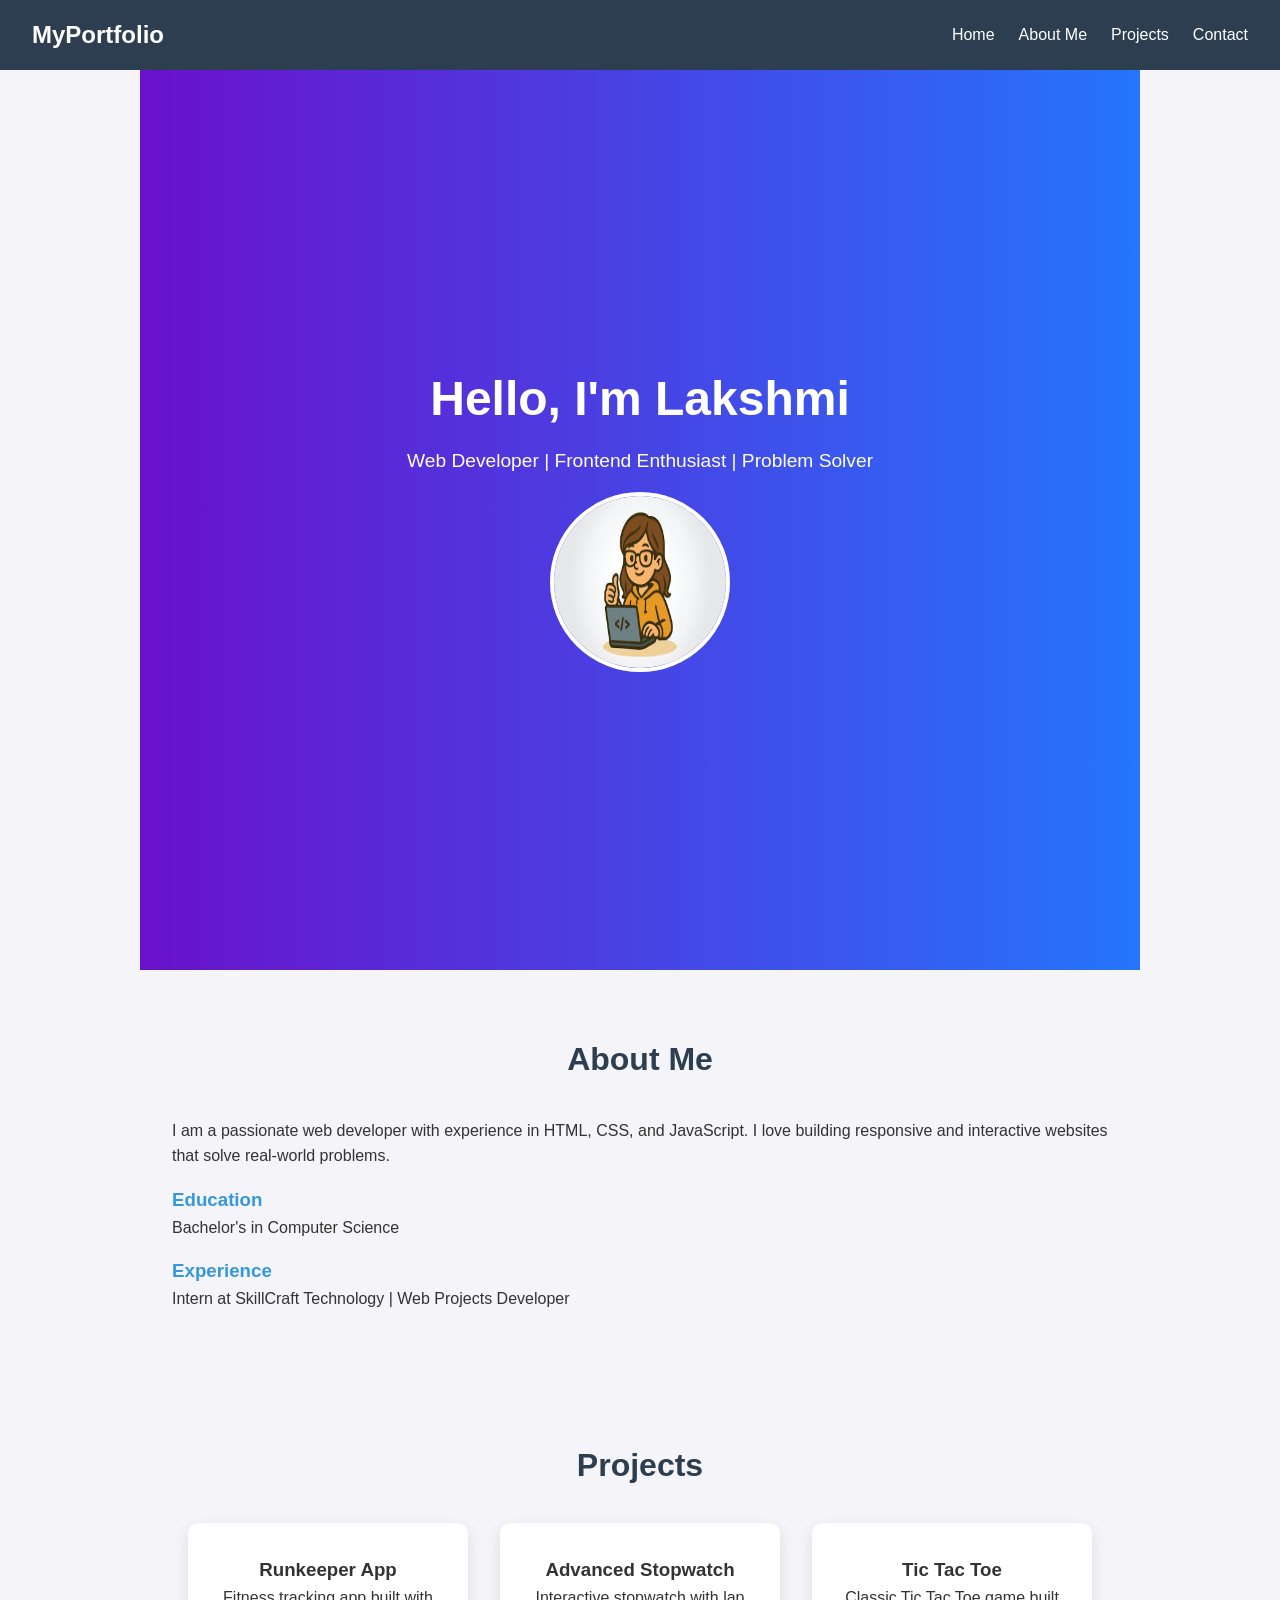
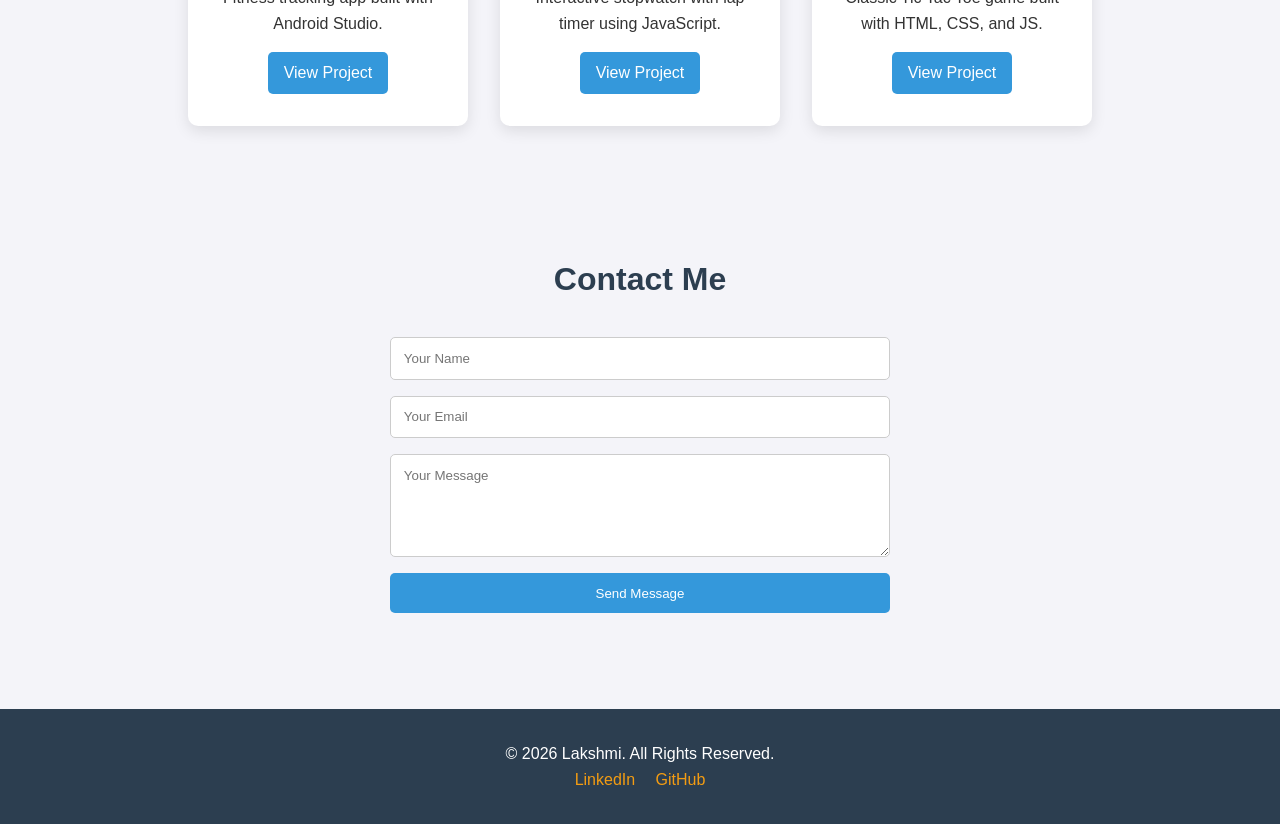
<file: index.html>
<!DOCTYPE html>
<html lang="en">
<head>
    <meta charset="UTF-8">
    <meta name="viewport" content="width=device-width, initial-scale=1.0">
    <title>My Portfolio</title>
    <link rel="stylesheet" href="style.css">
    <script src="script.js" defer></script>
</head>
<body>
    <nav>
        <div class="logo">MyPortfolio</div>
        <ul class="nav-links">
            <li><a href="#home">Home</a></li>
            <li><a href="#about">About Me</a></li>
            <li><a href="#projects">Projects</a></li>
            <li><a href="#contact">Contact</a></li>
        </ul>
    </nav>
    <section id="home">
        <div class="home-content">
            <h1>Hello, I'm Lakshmi</h1>
            <p>Web Developer | Frontend Enthusiast | Problem Solver</p>
            <img src="profileskillcraft.jpg" alt="My Photo" class="profile-pic">
        </div>
    </section>
    <section id="about">
        <h2>About Me</h2>
        <p>
            I am a passionate web developer with experience in HTML, CSS, and JavaScript.
            I love building responsive and interactive websites that solve real-world problems.
        </p>
        <div class="about-details">
            <h3>Education</h3>
            <p>Bachelor's in Computer Science</p>
            <h3>Experience</h3>
            <p>Intern at SkillCraft Technology | Web Projects Developer</p>
        </div>
    </section>
    <section id="projects">
        <h2>Projects</h2>
        <div class="project-cards">
            <div class="card">
                <h3>Runkeeper App</h3>
                <p>Fitness tracking app built with Android Studio.</p>
                <a href="#" target="_blank">View Project</a>
            </div>
            <div class="card">
                <h3>Advanced Stopwatch</h3>
                <p>Interactive stopwatch with lap timer using JavaScript.</p>
                <a href="#" target="_blank">View Project</a>
            </div>
            <div class="card">
                <h3>Tic Tac Toe</h3>
                <p>Classic Tic Tac Toe game built with HTML, CSS, and JS.</p>
                <a href="#" target="_blank">View Project</a>
            </div>
        </div>
    </section>

    <!-- Contact Section -->
    <section id="contact">
        <h2>Contact Me</h2>
        <form id="contact-form">
            <input type="text" name="name" placeholder="Your Name" required>
            <input type="email" name="email" placeholder="Your Email" required>
            <textarea name="message" rows="5" placeholder="Your Message" required></textarea>
            <button type="submit">Send Message</button>
        </form>
    </section>

    <!-- Footer -->
    <footer>
        <p>&copy; 2026 Lakshmi. All Rights Reserved.</p>
        <div class="social-links">
            <a href="#">LinkedIn</a>
            <a href="#">GitHub</a>
        </div>
    </footer>
</body>
</html>
</file>
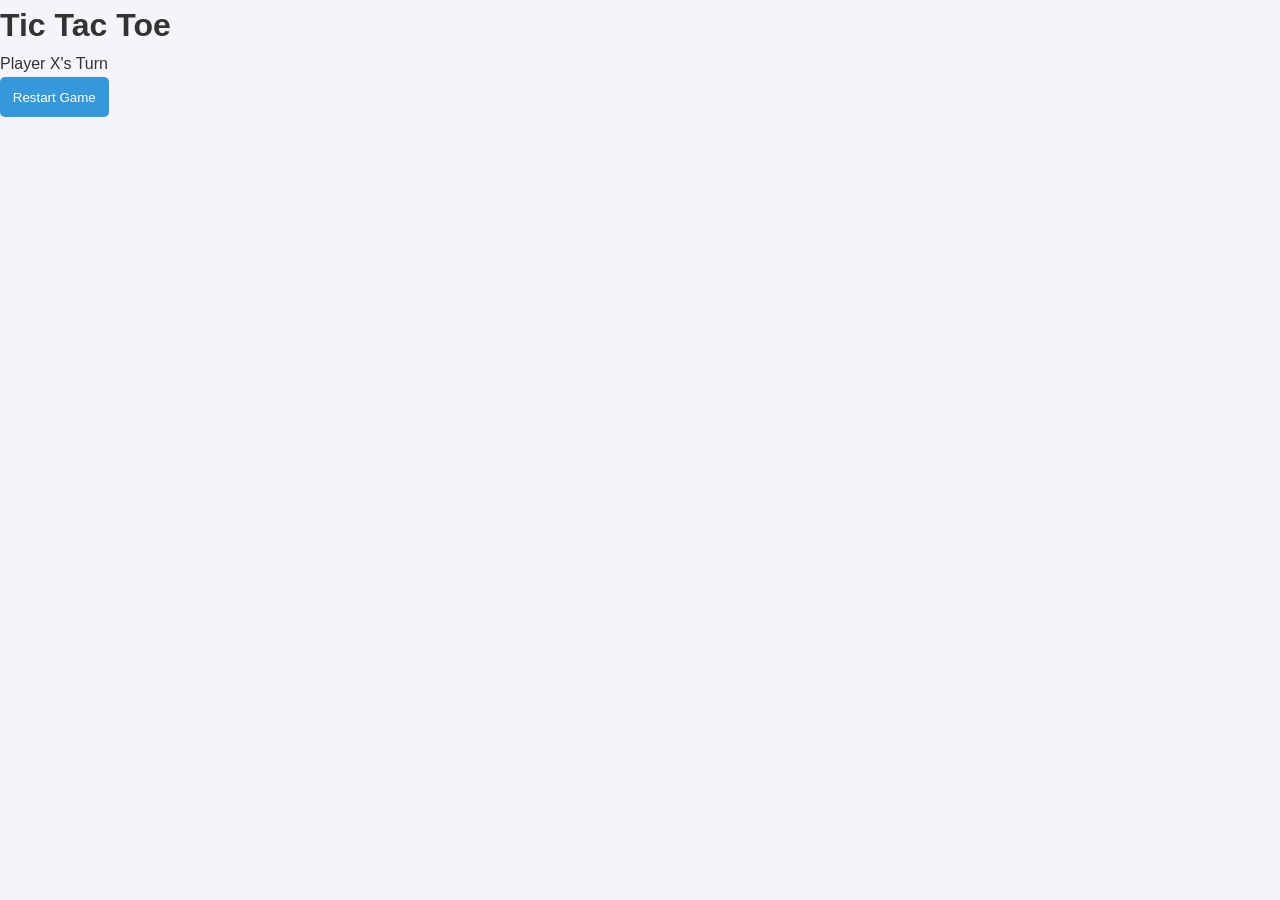
<file: inex.html>
<!DOCTYPE html>
<html lang="en">
<head>
  <meta charset="UTF-8">
  <title>Tic Tac Toe</title>
  <meta name="viewport" content="width=device-width, initial-scale=1.0">
  <link rel="stylesheet" href="style.css">
</head>
<body>

  <div class="container">
    <h1>Tic Tac Toe</h1>
    <p id="status">Player X's Turn</p>

    <div class="board">
      <div class="cell" data-index="0"></div>
      <div class="cell" data-index="1"></div>
      <div class="cell" data-index="2"></div>
      <div class="cell" data-index="3"></div>
      <div class="cell" data-index="4"></div>
      <div class="cell" data-index="5"></div>
      <div class="cell" data-index="6"></div>
      <div class="cell" data-index="7"></div>
      <div class="cell" data-index="8"></div>
    </div>

    <button id="restart">Restart Game</button>
  </div>

  <script src="script.js"></script>
</body>
</html>
</file>
<file: style.css>
/* Reset */
* {
    margin: 0;
    padding: 0;
    box-sizing: border-box;
    font-family: 'Arial', sans-serif;
}

body {
    line-height: 1.6;
    background-color: #f4f4f9;
    color: #333;
}

/* Navigation */
nav {
    display: flex;
    justify-content: space-between;
    align-items: center;
    background: #2c3e50;
    color: #fff;
    padding: 1rem 2rem;
    position: sticky;
    top: 0;
    z-index: 1000;
}

nav .logo {
    font-size: 1.5rem;
    font-weight: bold;
}

nav .nav-links {
    list-style: none;
    display: flex;
}

nav .nav-links li {
    margin-left: 1.5rem;
}

nav .nav-links a {
    color: #fff;
    text-decoration: none;
    transition: color 0.3s;
}

nav .nav-links a:hover {
    color: #f39c12;
}

/* Home Section */
#home {
    display: flex;
    justify-content: center;
    align-items: center;
    height: 100vh;
    background: linear-gradient(to right, #6a11cb, #2575fc);
    color: #fff;
    text-align: center;
    flex-direction: column;
}

#home h1 {
    font-size: 3rem;
    margin-bottom: 0.5rem;
}

#home p {
    font-size: 1.2rem;
    margin-bottom: 1rem;
}

.profile-pic {
    width: 180px;
    height: 180px;
    border-radius: 50%;
    border: 4px solid #fff;
}

/* Sections */
section {
    padding: 4rem 2rem;
    max-width: 1000px;
    margin: 0 auto;
}

h2 {
    text-align: center;
    margin-bottom: 2rem;
    font-size: 2rem;
    color: #2c3e50;
}

/* About */
.about-details h3 {
    margin-top: 1rem;
    color: #3498db;
}

/* Projects */
.project-cards {
    display: flex;
    flex-wrap: wrap;
    gap: 2rem;
    justify-content: center;
}

.card {
    background: #fff;
    border-radius: 10px;
    padding: 2rem;
    box-shadow: 0px 5px 15px rgba(0,0,0,0.1);
    width: 280px;
    text-align: center;
    transition: transform 0.3s;
}

.card:hover {
    transform: translateY(-10px);
}

.card a {
    display: inline-block;
    margin-top: 1rem;
    color: #fff;
    background: #3498db;
    padding: 0.5rem 1rem;
    border-radius: 5px;
    text-decoration: none;
}

/* Contact */
form {
    display: flex;
    flex-direction: column;
    gap: 1rem;
    max-width: 500px;
    margin: 0 auto;
}

input, textarea {
    padding: 0.8rem;
    border-radius: 5px;
    border: 1px solid #ccc;
}

button {
    padding: 0.8rem;
    background: #3498db;
    color: #fff;
    border: none;
    border-radius: 5px;
    cursor: pointer;
}

button:hover {
    background: #2980b9;
}

/* Footer */
footer {
    background: #2c3e50;
    color: #fff;
    text-align: center;
    padding: 2rem;
    margin-top: 2rem;
}

footer .social-links a {
    margin: 0 0.5rem;
    color: #f39c12;
    text-decoration: none;
}

/* Responsive */
@media(max-width: 768px) {
    .project-cards {
        flex-direction: column;
        align-items: center;
    }
}
</file>
